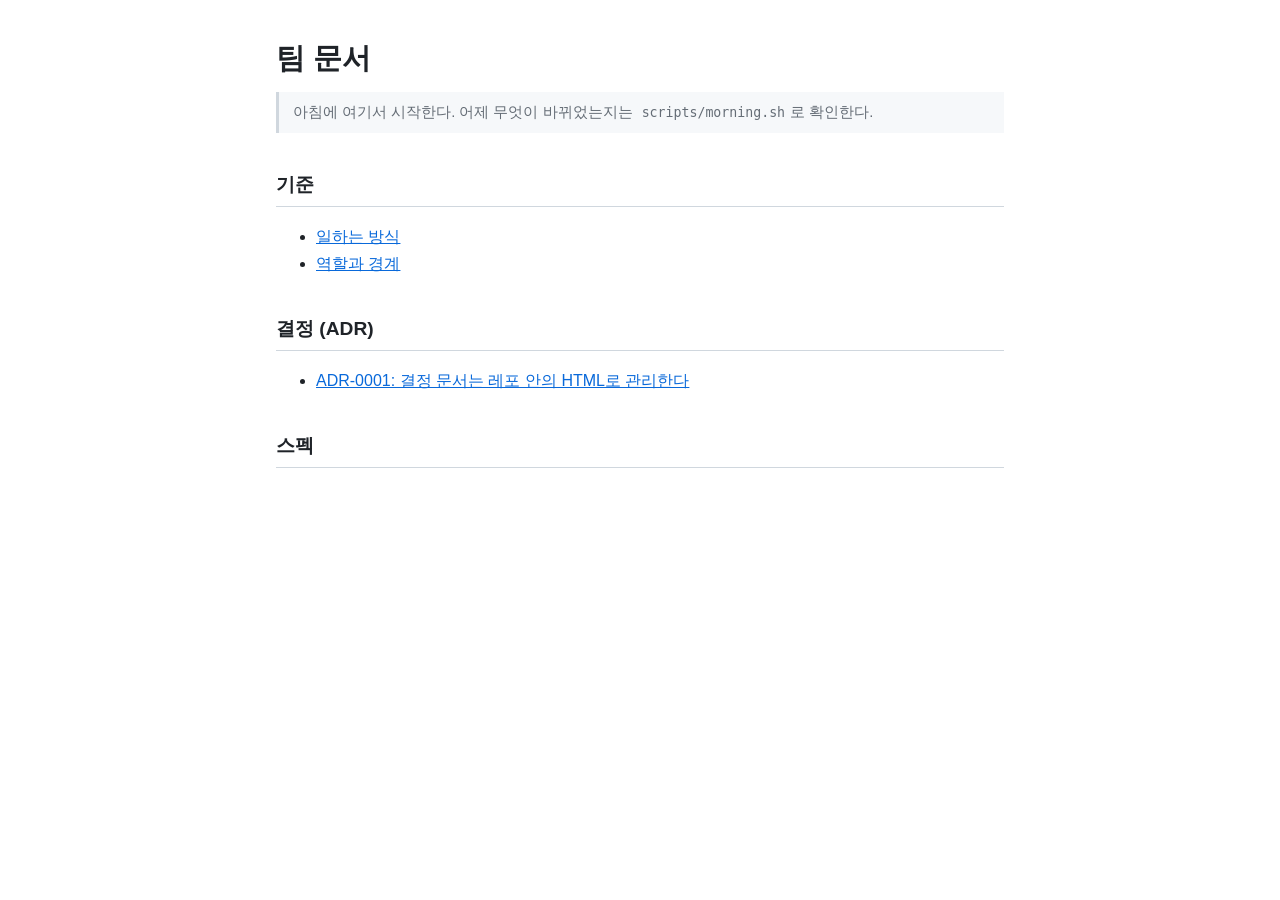
<file: docs/index.html>
<!doctype html>
<html lang="ko">
<head>
<meta charset="utf-8">
<meta name="viewport" content="width=device-width, initial-scale=1">
<title>팀 문서</title>
<link rel="stylesheet" href="assets/doc.css">
</head>
<body>
<main>
  <h1>팀 문서</h1>
  <p class="note">아침에 여기서 시작한다. 어제 무엇이 바뀌었는지는 <code>scripts/morning.sh</code>로 확인한다.</p>

  <h2>기준</h2>
  <ul>
    <li><a href="working-agreement.html">일하는 방식</a></li>
    <li><a href="roles.html">역할과 경계</a></li>
  </ul>

  <h2>결정 (ADR)</h2>
  <ul>
    <li><a href="adr/0001-docs-as-html-in-repo.html">ADR-0001: 결정 문서는 레포 안의 HTML로 관리한다</a></li>
    <!-- new-adr: 새 ADR 링크는 이 줄 위에 추가된다 -->
  </ul>

  <h2>스펙</h2>
  <ul>
    <!-- new-spec: 스펙 링크는 이 줄 위에 추가한다 -->
  </ul>
</main>
</body>
</html>
</file>
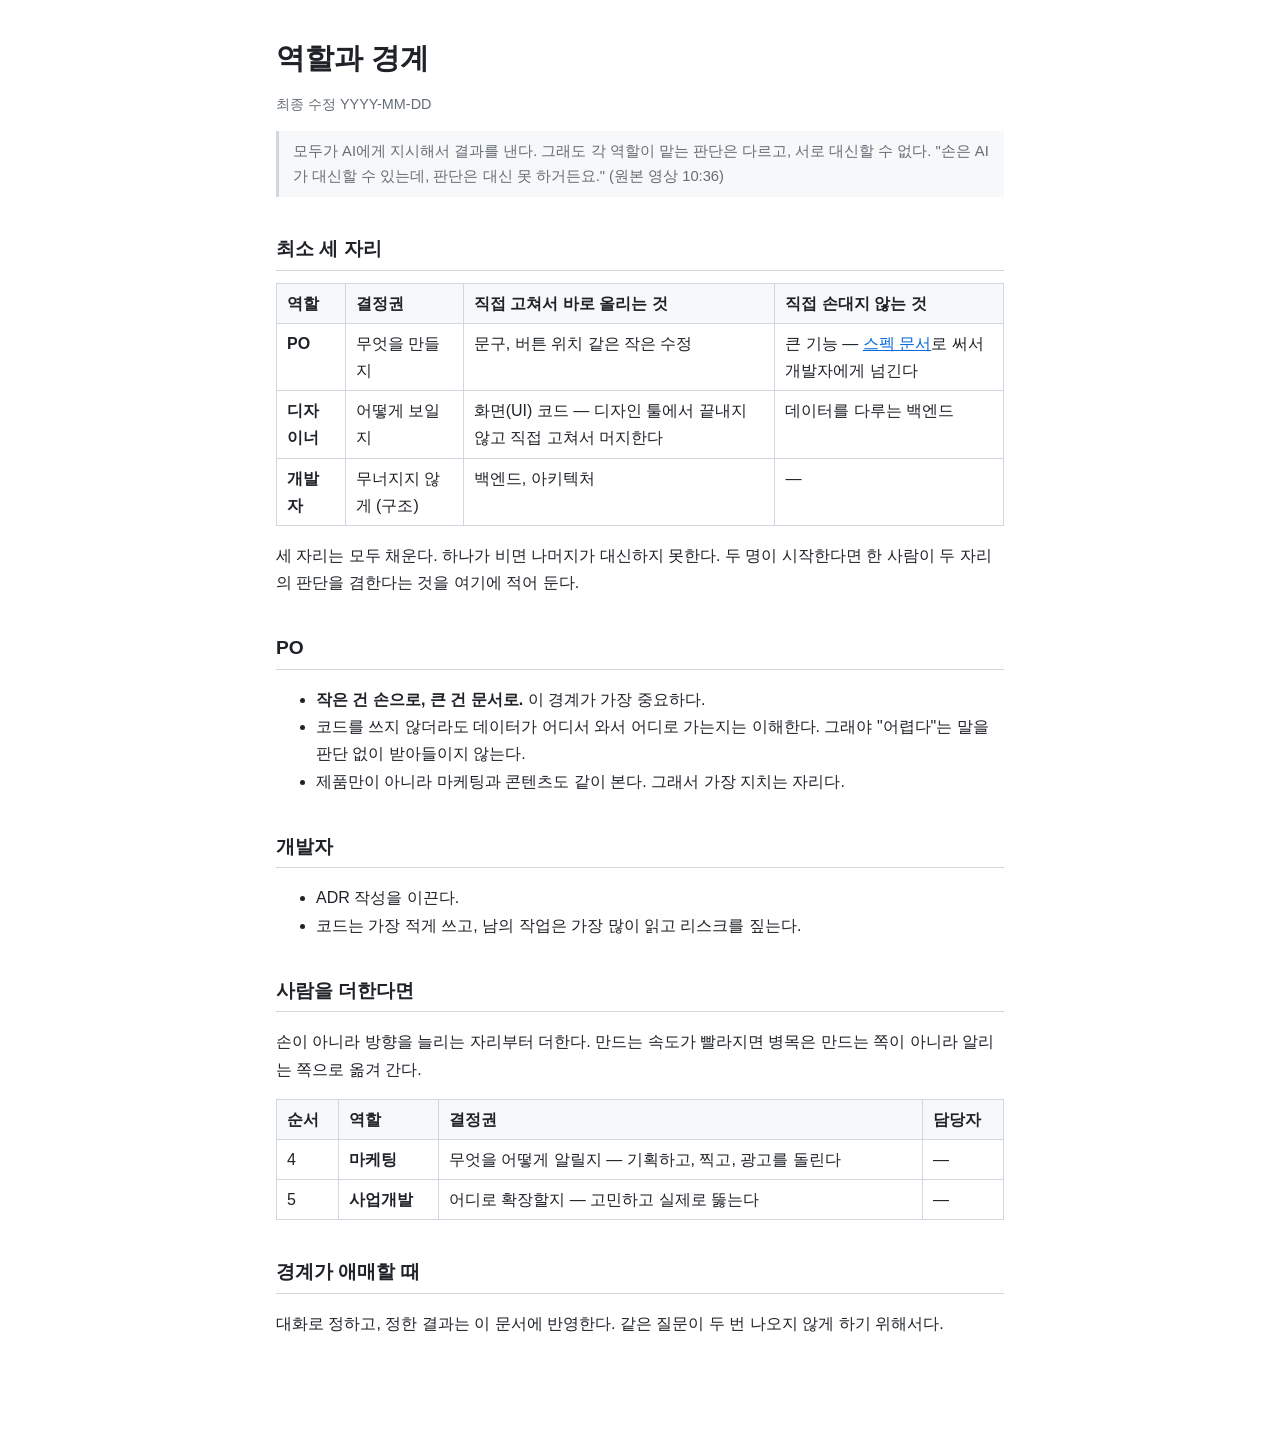
<file: docs/roles.html>
<!doctype html>
<html lang="ko">
<head>
<meta charset="utf-8">
<meta name="viewport" content="width=device-width, initial-scale=1">
<title>역할과 경계</title>
<link rel="stylesheet" href="assets/doc.css">
</head>
<body>
<main>
  <h1>역할과 경계</h1>
  <p class="meta"><span>최종 수정 YYYY-MM-DD</span></p>

  <p class="note">모두가 AI에게 지시해서 결과를 낸다. 그래도 각 역할이 맡는 판단은 다르고, 서로 대신할 수 없다.
  "손은 AI가 대신할 수 있는데, 판단은 대신 못 하거든요." (원본 영상 10:36)</p>

  <h2>최소 세 자리</h2>
  <table>
    <thead>
      <tr><th>역할</th><th>결정권</th><th>직접 고쳐서 바로 올리는 것</th><th>직접 손대지 않는 것</th></tr>
    </thead>
    <tbody>
      <tr>
        <td><strong>PO</strong></td>
        <td>무엇을 만들지</td>
        <td>문구, 버튼 위치 같은 작은 수정</td>
        <td>큰 기능 — <a href="specs/_template.html">스펙 문서</a>로 써서 개발자에게 넘긴다</td>
      </tr>
      <tr>
        <td><strong>디자이너</strong></td>
        <td>어떻게 보일지</td>
        <td>화면(UI) 코드 — 디자인 툴에서 끝내지 않고 직접 고쳐서 머지한다</td>
        <td>데이터를 다루는 백엔드</td>
      </tr>
      <tr>
        <td><strong>개발자</strong></td>
        <td>무너지지 않게 (구조)</td>
        <td>백엔드, 아키텍처</td>
        <td>—</td>
      </tr>
    </tbody>
  </table>
  <p>세 자리는 모두 채운다. 하나가 비면 나머지가 대신하지 못한다.
  두 명이 시작한다면 한 사람이 두 자리의 판단을 겸한다는 것을 여기에 적어 둔다.</p>

  <h2>PO</h2>
  <ul>
    <li><strong>작은 건 손으로, 큰 건 문서로.</strong> 이 경계가 가장 중요하다.</li>
    <li>코드를 쓰지 않더라도 데이터가 어디서 와서 어디로 가는지는 이해한다. 그래야 "어렵다"는 말을 판단 없이 받아들이지 않는다.</li>
    <li>제품만이 아니라 마케팅과 콘텐츠도 같이 본다. 그래서 가장 지치는 자리다.</li>
  </ul>

  <h2>개발자</h2>
  <ul>
    <li>ADR 작성을 이끈다.</li>
    <li>코드는 가장 적게 쓰고, 남의 작업은 가장 많이 읽고 리스크를 짚는다.</li>
  </ul>

  <h2>사람을 더한다면</h2>
  <p>손이 아니라 방향을 늘리는 자리부터 더한다. 만드는 속도가 빨라지면 병목은 만드는 쪽이 아니라 알리는 쪽으로 옮겨 간다.</p>
  <table>
    <thead><tr><th>순서</th><th>역할</th><th>결정권</th><th>담당자</th></tr></thead>
    <tbody>
      <tr><td>4</td><td><strong>마케팅</strong></td><td>무엇을 어떻게 알릴지 — 기획하고, 찍고, 광고를 돌린다</td><td>—</td></tr>
      <tr><td>5</td><td><strong>사업개발</strong></td><td>어디로 확장할지 — 고민하고 실제로 뚫는다</td><td>—</td></tr>
    </tbody>
  </table>

  <h2>경계가 애매할 때</h2>
  <p>대화로 정하고, 정한 결과는 이 문서에 반영한다. 같은 질문이 두 번 나오지 않게 하기 위해서다.</p>
</main>
</body>
</html>
</file>
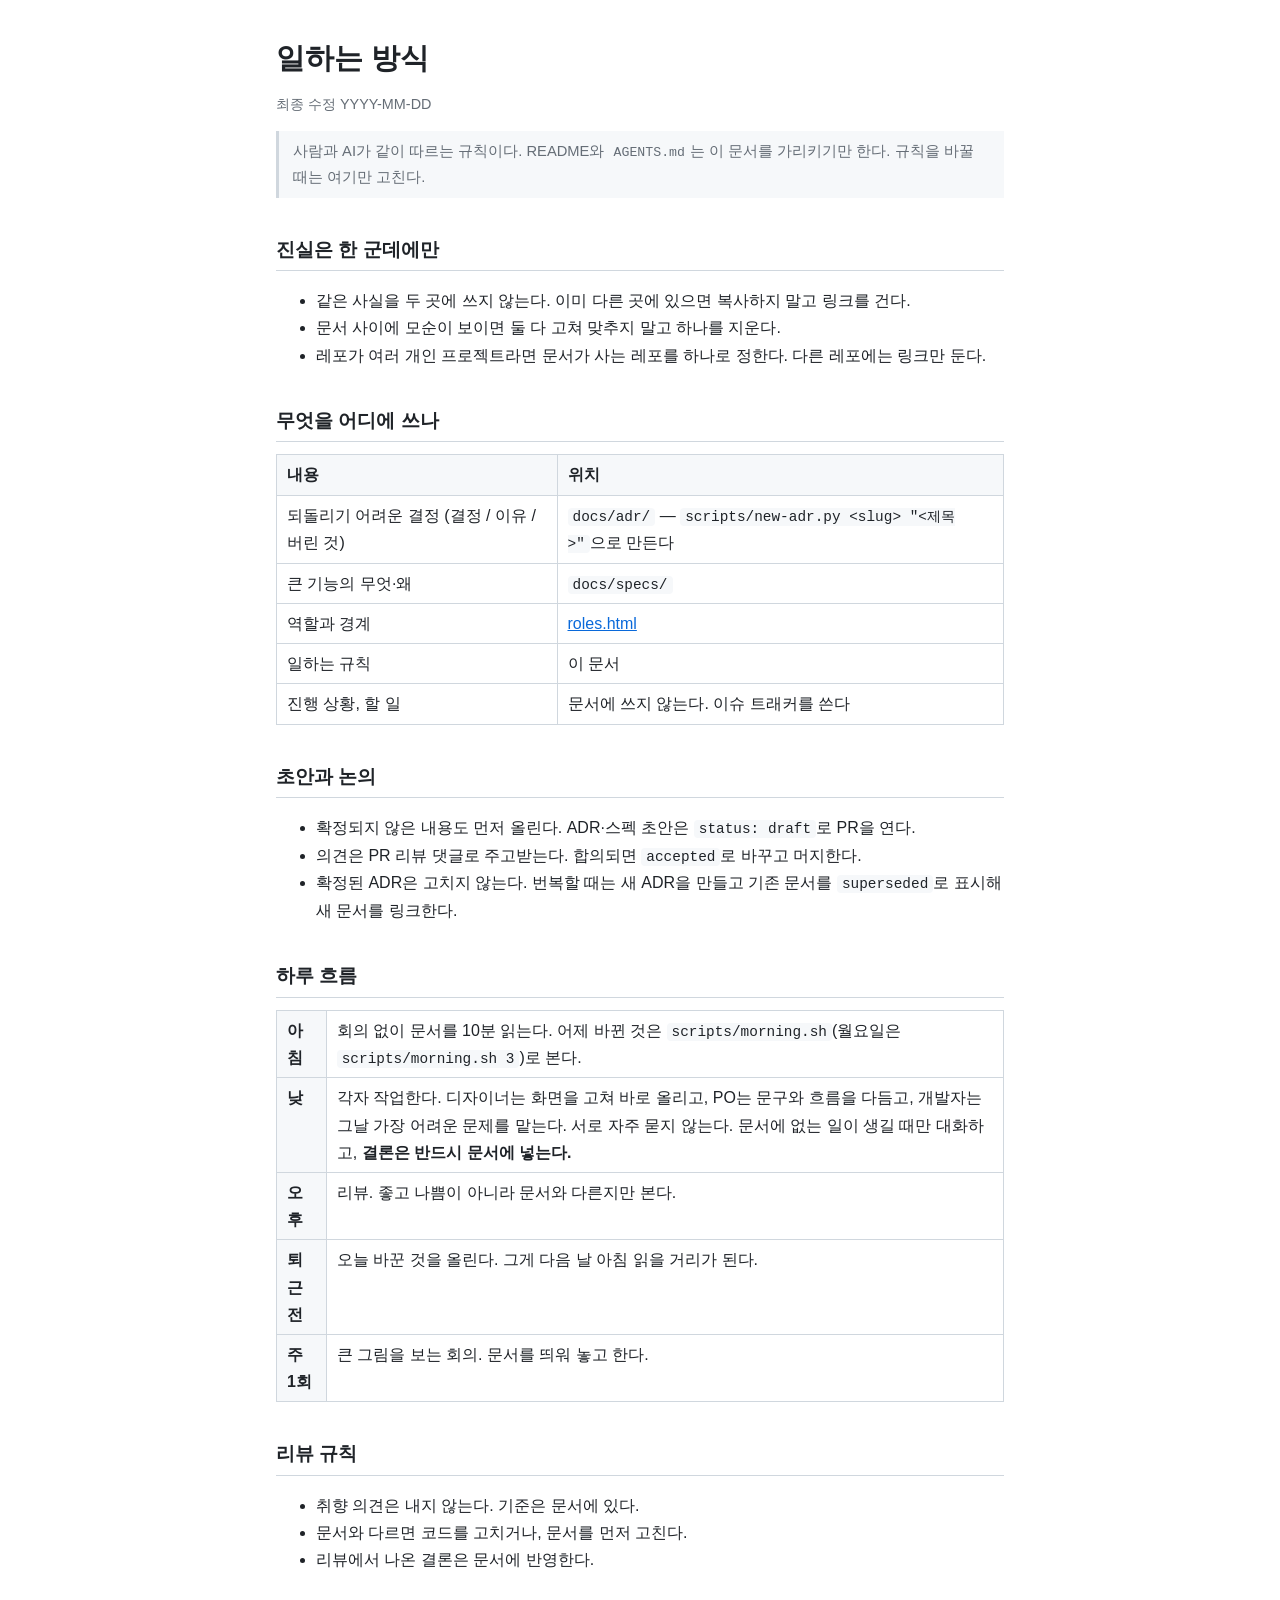
<file: docs/working-agreement.html>
<!doctype html>
<html lang="ko">
<head>
<meta charset="utf-8">
<meta name="viewport" content="width=device-width, initial-scale=1">
<title>일하는 방식</title>
<link rel="stylesheet" href="assets/doc.css">
</head>
<body>
<main>
  <h1>일하는 방식</h1>
  <p class="meta"><span>최종 수정 YYYY-MM-DD</span></p>

  <p class="note">사람과 AI가 같이 따르는 규칙이다. README와 <code>AGENTS.md</code>는 이 문서를 가리키기만 한다.
  규칙을 바꿀 때는 여기만 고친다.</p>

  <h2>진실은 한 군데에만</h2>
  <ul>
    <li>같은 사실을 두 곳에 쓰지 않는다. 이미 다른 곳에 있으면 복사하지 말고 링크를 건다.</li>
    <li>문서 사이에 모순이 보이면 둘 다 고쳐 맞추지 말고 하나를 지운다.</li>
    <li>레포가 여러 개인 프로젝트라면 문서가 사는 레포를 하나로 정한다. 다른 레포에는 링크만 둔다.</li>
  </ul>

  <h2>무엇을 어디에 쓰나</h2>
  <table>
    <thead><tr><th>내용</th><th>위치</th></tr></thead>
    <tbody>
      <tr><td>되돌리기 어려운 결정 (결정 / 이유 / 버린 것)</td><td><code>docs/adr/</code> — <code>scripts/new-adr.py &lt;slug&gt; "&lt;제목&gt;"</code>으로 만든다</td></tr>
      <tr><td>큰 기능의 무엇·왜</td><td><code>docs/specs/</code></td></tr>
      <tr><td>역할과 경계</td><td><a href="roles.html">roles.html</a></td></tr>
      <tr><td>일하는 규칙</td><td>이 문서</td></tr>
      <tr><td>진행 상황, 할 일</td><td>문서에 쓰지 않는다. 이슈 트래커를 쓴다</td></tr>
    </tbody>
  </table>

  <h2>초안과 논의</h2>
  <ul>
    <li>확정되지 않은 내용도 먼저 올린다. ADR·스펙 초안은 <code>status: draft</code>로 PR을 연다.</li>
    <li>의견은 PR 리뷰 댓글로 주고받는다. 합의되면 <code>accepted</code>로 바꾸고 머지한다.</li>
    <li>확정된 ADR은 고치지 않는다. 번복할 때는 새 ADR을 만들고 기존 문서를 <code>superseded</code>로 표시해 새 문서를 링크한다.</li>
  </ul>

  <h2>하루 흐름</h2>
  <table>
    <tbody>
      <tr><th>아침</th><td>회의 없이 문서를 10분 읽는다. 어제 바뀐 것은 <code>scripts/morning.sh</code>(월요일은 <code>scripts/morning.sh 3</code>)로 본다.</td></tr>
      <tr><th>낮</th><td>각자 작업한다. 디자이너는 화면을 고쳐 바로 올리고, PO는 문구와 흐름을 다듬고, 개발자는 그날 가장 어려운 문제를 맡는다.
        서로 자주 묻지 않는다. 문서에 없는 일이 생길 때만 대화하고, <strong>결론은 반드시 문서에 넣는다.</strong></td></tr>
      <tr><th>오후</th><td>리뷰. 좋고 나쁨이 아니라 문서와 다른지만 본다.</td></tr>
      <tr><th>퇴근 전</th><td>오늘 바꾼 것을 올린다. 그게 다음 날 아침 읽을 거리가 된다.</td></tr>
      <tr><th>주 1회</th><td>큰 그림을 보는 회의. 문서를 띄워 놓고 한다.</td></tr>
    </tbody>
  </table>

  <h2>리뷰 규칙</h2>
  <ul>
    <li>취향 의견은 내지 않는다. 기준은 문서에 있다.</li>
    <li>문서와 다르면 코드를 고치거나, 문서를 먼저 고친다.</li>
    <li>리뷰에서 나온 결론은 문서에 반영한다.</li>
  </ul>
</main>
</body>
</html>
</file>
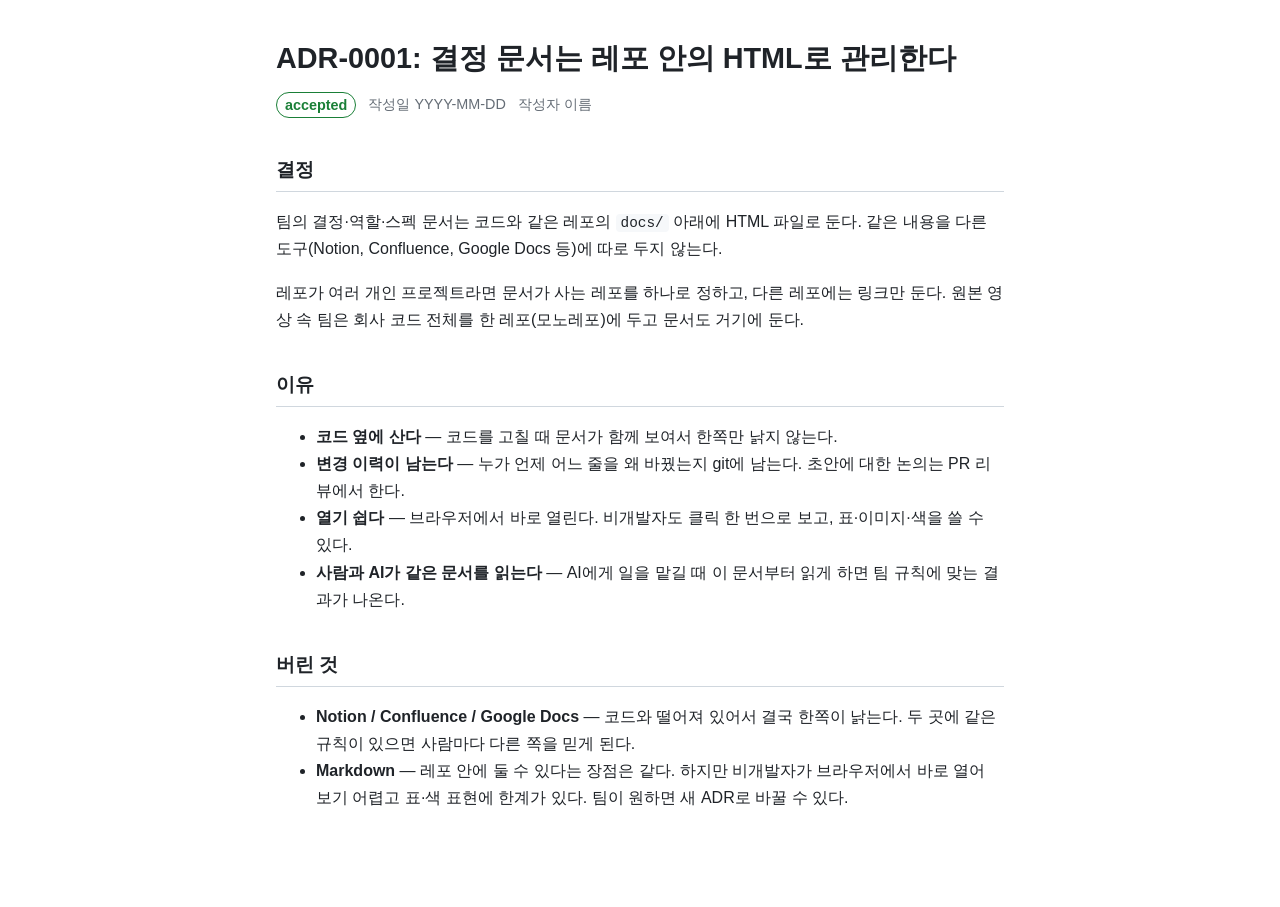
<file: docs/adr/0001-docs-as-html-in-repo.html>
<!doctype html>
<html lang="ko">
<head>
<meta charset="utf-8">
<meta name="viewport" content="width=device-width, initial-scale=1">
<title>ADR-0001: 결정 문서는 레포 안의 HTML로 관리한다</title>
<link rel="stylesheet" href="../assets/doc.css">
</head>
<body>
<main>
  <h1>ADR-0001: 결정 문서는 레포 안의 HTML로 관리한다</h1>
  <p class="meta">
    <span class="status accepted">accepted</span>
    <span>작성일 YYYY-MM-DD</span>
    <span>작성자 이름</span>
  </p>

  <h2>결정</h2>
  <p>팀의 결정·역할·스펙 문서는 코드와 같은 레포의 <code>docs/</code> 아래에 HTML 파일로 둔다.
  같은 내용을 다른 도구(Notion, Confluence, Google Docs 등)에 따로 두지 않는다.</p>
  <p>레포가 여러 개인 프로젝트라면 문서가 사는 레포를 하나로 정하고, 다른 레포에는 링크만 둔다.
  원본 영상 속 팀은 회사 코드 전체를 한 레포(모노레포)에 두고 문서도 거기에 둔다.</p>

  <h2>이유</h2>
  <ul>
    <li><strong>코드 옆에 산다</strong> — 코드를 고칠 때 문서가 함께 보여서 한쪽만 낡지 않는다.</li>
    <li><strong>변경 이력이 남는다</strong> — 누가 언제 어느 줄을 왜 바꿨는지 git에 남는다. 초안에 대한 논의는 PR 리뷰에서 한다.</li>
    <li><strong>열기 쉽다</strong> — 브라우저에서 바로 열린다. 비개발자도 클릭 한 번으로 보고, 표·이미지·색을 쓸 수 있다.</li>
    <li><strong>사람과 AI가 같은 문서를 읽는다</strong> — AI에게 일을 맡길 때 이 문서부터 읽게 하면 팀 규칙에 맞는 결과가 나온다.</li>
  </ul>

  <h2>버린 것</h2>
  <ul>
    <li><strong>Notion / Confluence / Google Docs</strong> — 코드와 떨어져 있어서 결국 한쪽이 낡는다. 두 곳에 같은 규칙이 있으면 사람마다 다른 쪽을 믿게 된다.</li>
    <li><strong>Markdown</strong> — 레포 안에 둘 수 있다는 장점은 같다. 하지만 비개발자가 브라우저에서 바로 열어 보기 어렵고 표·색 표현에 한계가 있다. 팀이 원하면 새 ADR로 바꿀 수 있다.</li>
  </ul>
</main>
</body>
</html>
</file>
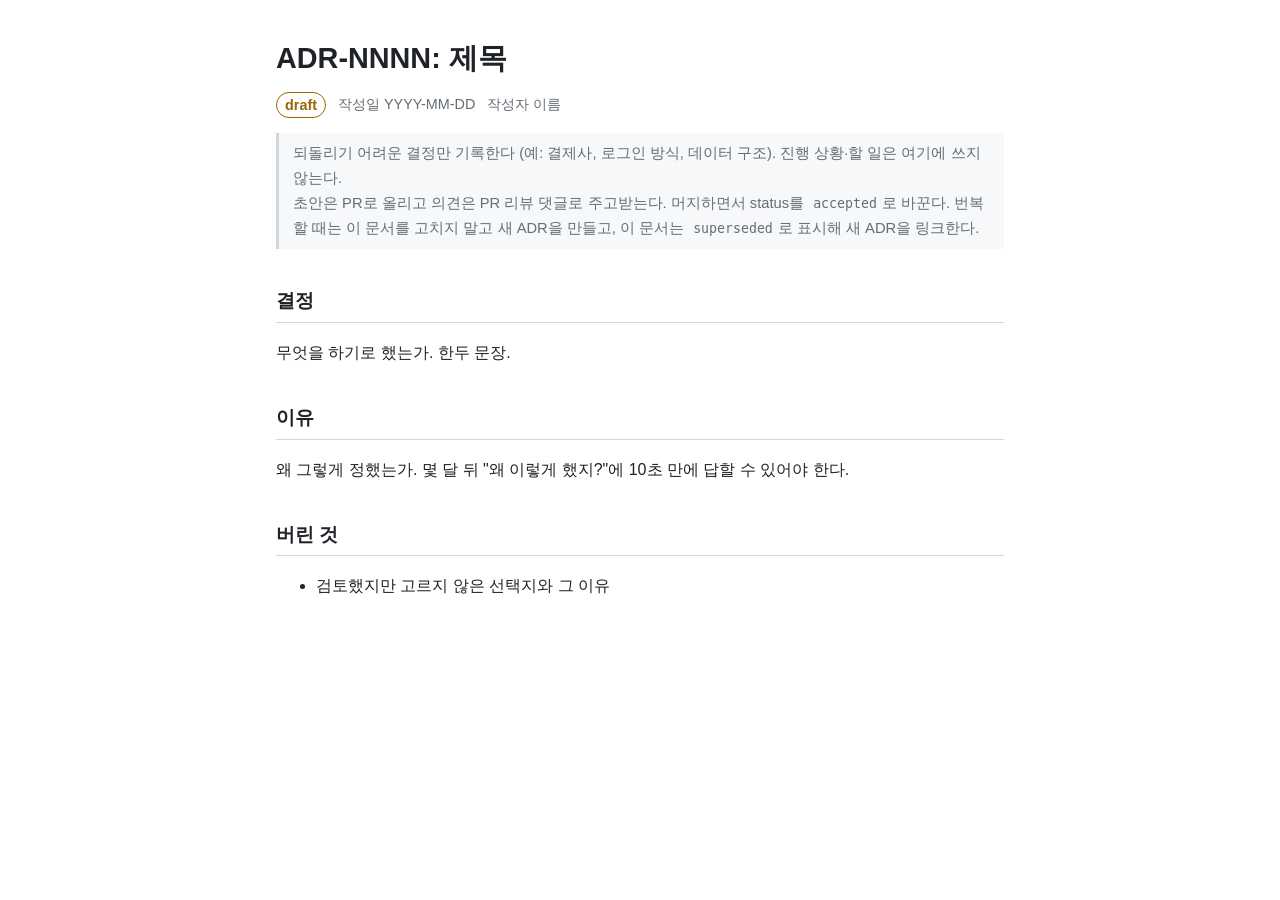
<file: docs/adr/_template.html>
<!doctype html>
<html lang="ko">
<head>
<meta charset="utf-8">
<meta name="viewport" content="width=device-width, initial-scale=1">
<title>ADR-NNNN: 제목</title>
<link rel="stylesheet" href="../assets/doc.css">
</head>
<body>
<main>
  <h1>ADR-NNNN: 제목</h1>
  <p class="meta">
    <span class="status draft">draft</span>
    <span>작성일 YYYY-MM-DD</span>
    <span>작성자 이름</span>
  </p>

  <p class="note">
    되돌리기 어려운 결정만 기록한다 (예: 결제사, 로그인 방식, 데이터 구조).
    진행 상황·할 일은 여기에 쓰지 않는다.<br>
    초안은 PR로 올리고 의견은 PR 리뷰 댓글로 주고받는다. 머지하면서 status를 <code>accepted</code>로 바꾼다.
    번복할 때는 이 문서를 고치지 말고 새 ADR을 만들고, 이 문서는 <code>superseded</code>로 표시해 새 ADR을 링크한다.
  </p>

  <h2>결정</h2>
  <p>무엇을 하기로 했는가. 한두 문장.</p>

  <h2>이유</h2>
  <p>왜 그렇게 정했는가. 몇 달 뒤 "왜 이렇게 했지?"에 10초 만에 답할 수 있어야 한다.</p>

  <h2>버린 것</h2>
  <ul>
    <li>검토했지만 고르지 않은 선택지와 그 이유</li>
  </ul>
</main>
</body>
</html>
</file>
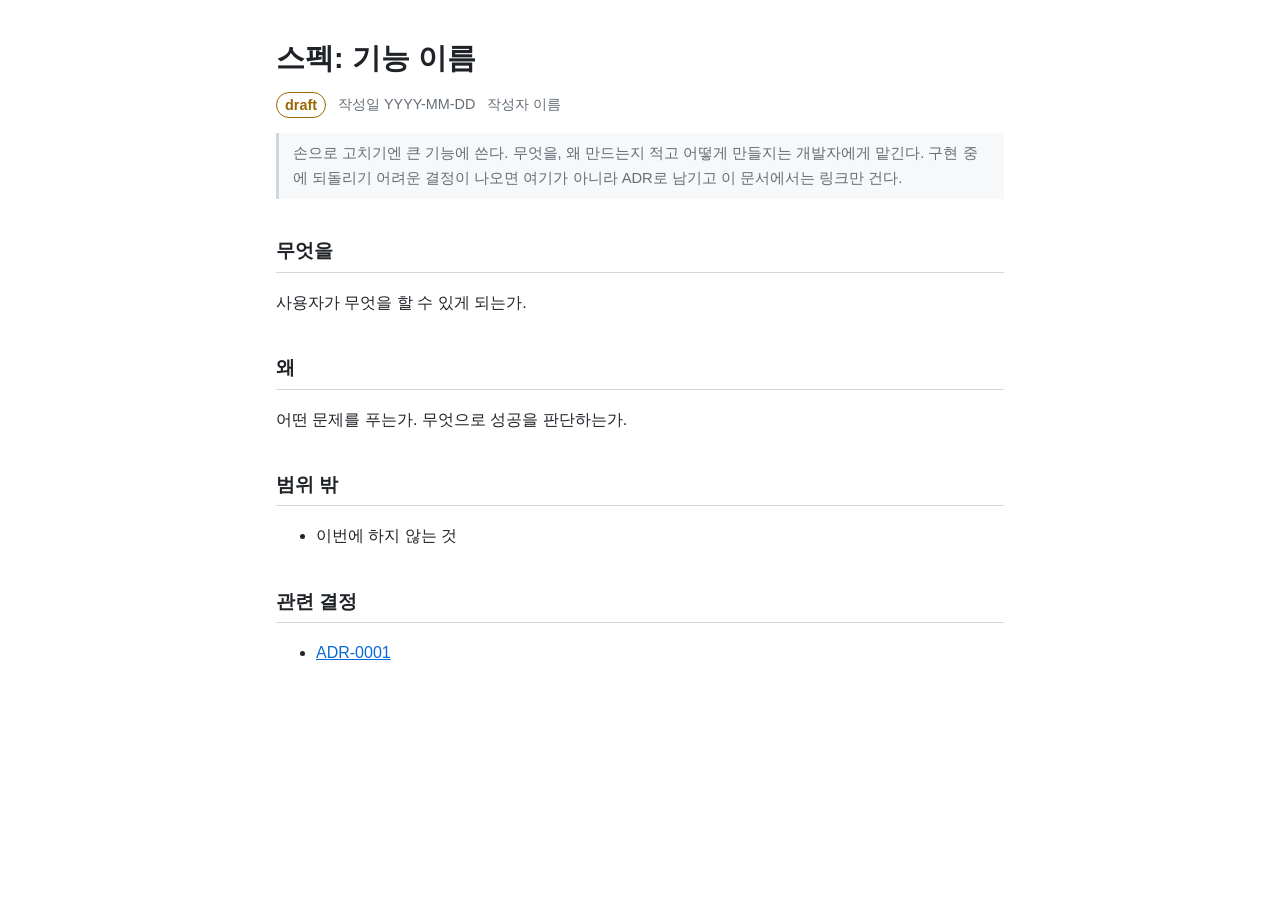
<file: docs/specs/_template.html>
<!doctype html>
<html lang="ko">
<head>
<meta charset="utf-8">
<meta name="viewport" content="width=device-width, initial-scale=1">
<title>스펙: 기능 이름</title>
<link rel="stylesheet" href="../assets/doc.css">
</head>
<body>
<main>
  <h1>스펙: 기능 이름</h1>
  <p class="meta">
    <span class="status draft">draft</span>
    <span>작성일 YYYY-MM-DD</span>
    <span>작성자 이름</span>
  </p>

  <p class="note">손으로 고치기엔 큰 기능에 쓴다. 무엇을, 왜 만드는지 적고 어떻게 만들지는 개발자에게 맡긴다.
  구현 중에 되돌리기 어려운 결정이 나오면 여기가 아니라 ADR로 남기고 이 문서에서는 링크만 건다.</p>

  <h2>무엇을</h2>
  <p>사용자가 무엇을 할 수 있게 되는가.</p>

  <h2>왜</h2>
  <p>어떤 문제를 푸는가. 무엇으로 성공을 판단하는가.</p>

  <h2>범위 밖</h2>
  <ul>
    <li>이번에 하지 않는 것</li>
  </ul>

  <h2>관련 결정</h2>
  <ul>
    <li><a href="../adr/0001-docs-as-html-in-repo.html">ADR-0001</a></li>
  </ul>
</main>
</body>
</html>
</file>
<file: docs/assets/doc.css>
:root {
  --bg: #ffffff;
  --fg: #1f2328;
  --muted: #656d76;
  --line: #d0d7de;
  --accent: #0969da;
  --draft: #9a6700;
  --accepted: #1a7f37;
  --superseded: #656d76;
  --box: #f6f8fa;
}
@media (prefers-color-scheme: dark) {
  :root {
    --bg: #0d1117;
    --fg: #e6edf3;
    --muted: #8d96a0;
    --line: #30363d;
    --accent: #4493f8;
    --draft: #d29922;
    --accepted: #3fb950;
    --superseded: #8d96a0;
    --box: #161b22;
  }
}
* { box-sizing: border-box; }
body {
  margin: 0;
  background: var(--bg);
  color: var(--fg);
  font: 16px/1.7 -apple-system, BlinkMacSystemFont, "Apple SD Gothic Neo", "Pretendard", sans-serif;
}
main { max-width: 760px; margin: 0 auto; padding: 40px 16px 80px; }
h1 { font-size: 1.8rem; line-height: 1.3; margin: 0 0 8px; }
h2 { font-size: 1.2rem; margin: 36px 0 8px; padding-bottom: 4px; border-bottom: 1px solid var(--line); }
a { color: var(--accent); }
code { background: var(--box); padding: 1px 5px; border-radius: 4px; font-size: .9em; }
table { width: 100%; border-collapse: collapse; margin: 12px 0; }
th, td { border: 1px solid var(--line); padding: 6px 10px; text-align: left; vertical-align: top; }
th { background: var(--box); }
.meta { color: var(--muted); font-size: .9rem; display: flex; gap: 12px; flex-wrap: wrap; }
.status { font-weight: 600; padding: 0 8px; border-radius: 999px; border: 1px solid currentColor; }
.status.draft { color: var(--draft); }
.status.accepted { color: var(--accepted); }
.status.superseded { color: var(--superseded); text-decoration: line-through; }
.note { background: var(--box); border-left: 3px solid var(--line); padding: 8px 14px; color: var(--muted); font-size: .92rem; }
</file>
